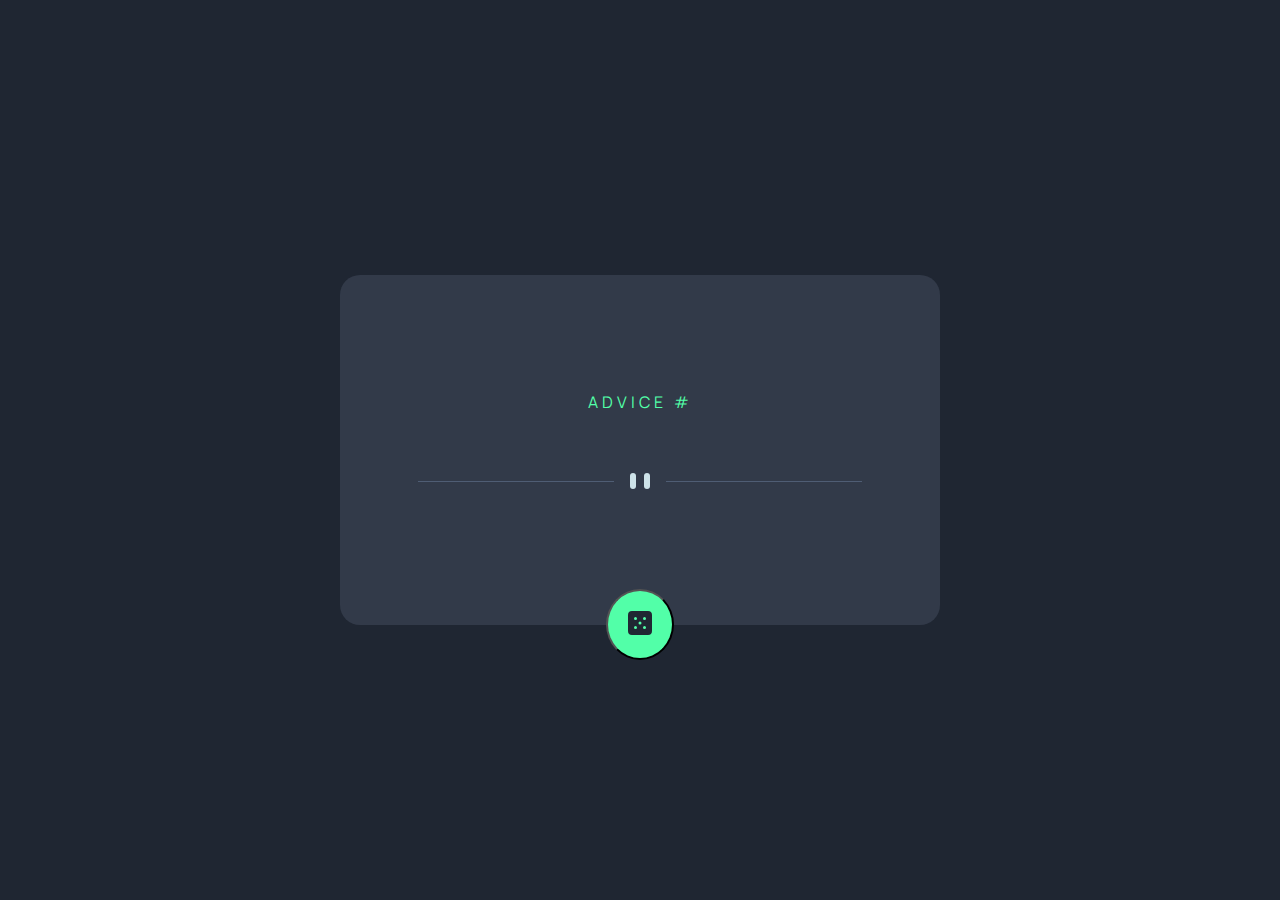
<file: advice-generator-app-main/index.html>
<!DOCTYPE html>
<html lang="en">
  <head>
    <meta charset="UTF-8" />
    <meta name="viewport" content="width=device-width, initial-scale=1.0" />
    <link rel="stylesheet" href="./style.css" />
    <title>Advice generator app | CrisD3v</title>
  </head>

  <body>
    <div class="container">
      <p>ADVICE #<span data-id="advice-id"></span></p>

      <blockquote class="advice"></blockquote>

      <img
        class="divider"
        id="desktop-divider"
        src="./images/pattern-divider-desktop.svg"
      />
      <img
        class="divider"
        id="mobile-divider"
        src="./images/pattern-divider-mobile.svg"
      />

      <button class="btn">
        <img class="dice" src="./images/icon-dice.svg" alt="Dice" />
      </button>
    </div>

    <script src="./script.js"></script>
  </body>
</html>
</file>
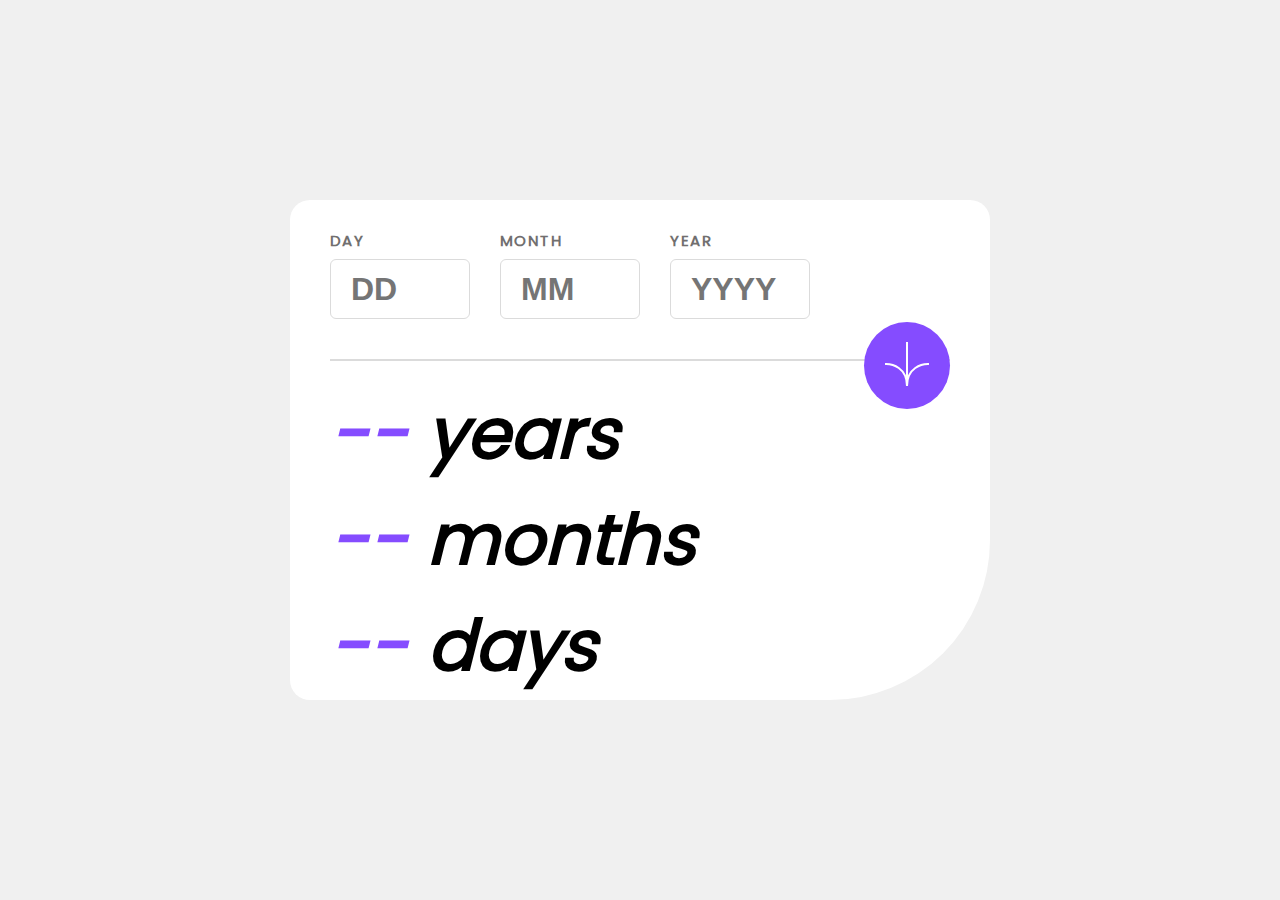
<file: age-calculator-app-main/index.html>
<!DOCTYPE html>
<html lang="en">
  <head>
    <meta charset="UTF-8" />
    <meta name="viewport" content="width=device-width, initial-scale=1.0" />
    <link rel="stylesheet" href="./style.css" />
    <title>Age calculator app || CrisD3V</title>
  </head>

  <body>
    <div class="container">
      <form>
        <div class="cont">
          <label for="day" class="input-name">DAY</label>
          <input type="number" id="day" class="input" placeholder="DD"/>
        </div>

        <div class="cont">
          <label for="month" class="input-name">MONTH</label>
          <input type="number" id="month" class="input" placeholder="MM"/>
        </div>

        <div class="cont">
          <label for="year" class="input-name">YEAR</label>
          <input type="number" id="year" class="input" placeholder="YYYY"/>
        </div>

        <button type="submit" class="submit-btn">
          <img src="./assets/images/icon-arrow.svg">
        </button>
      </form>

      <section class="result">
        <h1 class="total"><span data-id="total-years">--</span> years</h1>
        <h1 class="total"><span data-id="total-months">--</span> months</h1>
        <h1 class="total"><span data-id="total-days">--</span> days</h1>
      </section>
    </div>

    <script src="./script.js"></script>
  </body>
</html>
</file>
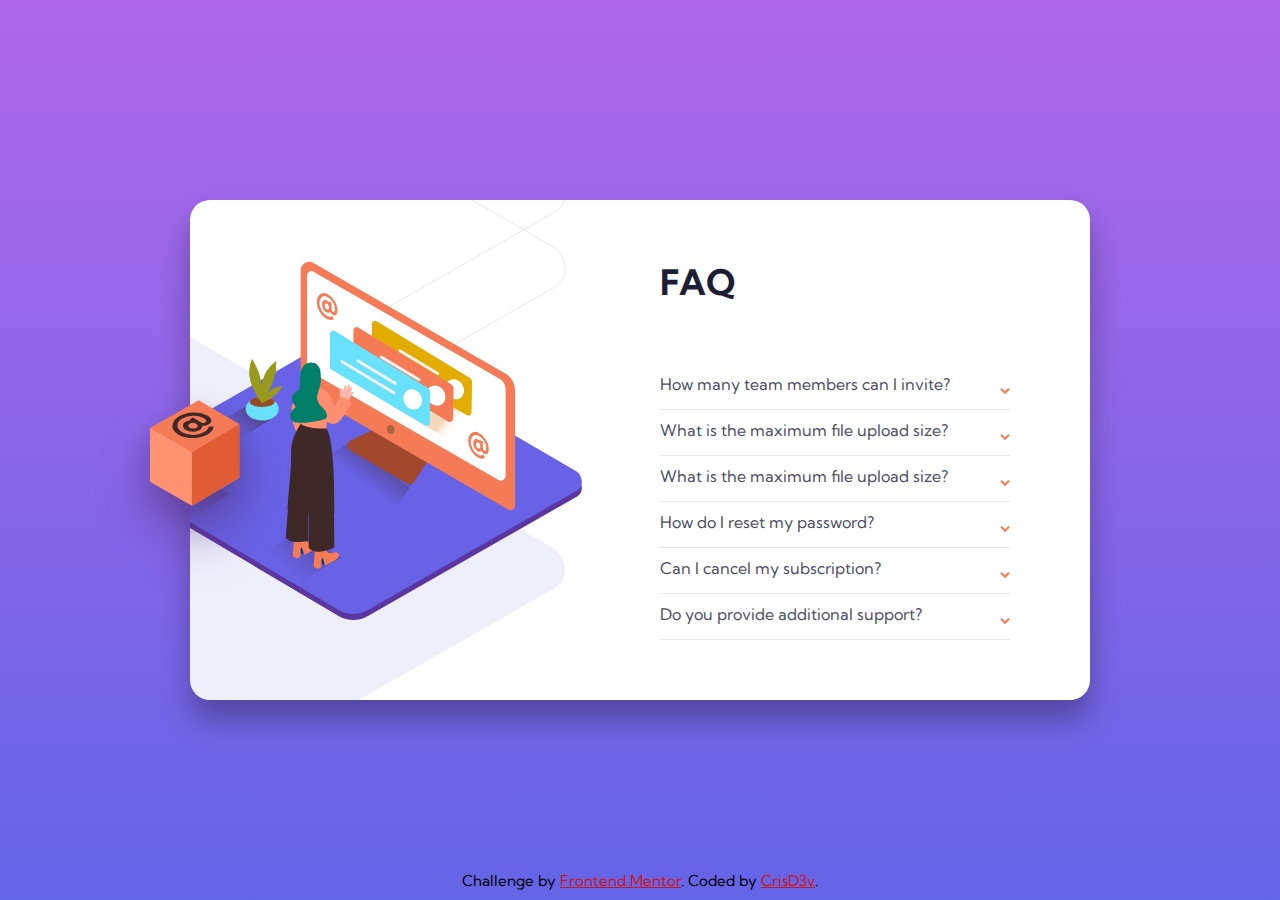
<file: faq-accordion-card-main/index.html>
<!DOCTYPE html />
<html lang="en">
  <head>
    <meta charset="UTF-8" />
    <meta name="viewport" content="width=device-width, initial-scale=1.0" />
    <link rel="stylesheet" href="./style.css" />
    <title>Frontend Mentor | FAQ Accordion Card</title>
  </head>

  <body>
    <img
      id="box"
      src="./images/illustration-box-desktop.svg"
      alt="Ilustración de una caja."
    />

    <div class="container">
      <section class="image">
        <img
          id="woman"
          src="./images/illustration-woman-online-desktop.svg"
          alt="Ilustración de una mujer en línea."
        />

        <img id="image-bg" src="./images/bg-pattern-desktop.svg" />

        <img id="image-bg-mobile" src="./images/bg-pattern-mobile.svg">
      </section>

      <section class="faq">
        <h1>FAQ</h1>

        <div class="questions">
          <div class="question-box">
            <input type="checkbox" id="check-1">

            <label class="question" for="check-1">How many team members can I invite?</label>
            
            <img class="arrow" src="./images/icon-arrow-down.svg">

            <div class="answer">
              <p>Lorem ipsum, dolor sit amet consectetur adipisicing elit.</p>
            </div>
          </div>

          <div class="question-box">
            <input type="checkbox" id="check-2">
            <label class="question" for="check-2">What is the maximum file upload size?</label>
            <img class="arrow" src="./images/icon-arrow-down.svg">

            <div class="answer">
              <p>No more than 2GB. All files in your account must fit your alloted storage space.</p>
            </div>
          </div>

          <div class="question-box">
            <input type="checkbox" id="check-3">
            <label class="question" for="check-3">What is the maximum file upload size?</label>
            <img class="arrow" src="./images/icon-arrow-down.svg">

            <div class="answer">
              <p>Lorem ipsum, dolor sit amet consectetur adipisicing elit.</p>
            </div>
          </div>

          <div class="question-box">
            <input type="checkbox" id="check-4">
            <label class="question" for="check-4">How do I reset my password?</label>
            <img class="arrow" src="./images/icon-arrow-down.svg">

            <div class="answer">
              <p>Lorem ipsum, dolor sit amet consectetur adipisicing elit.</p>
            </div>
          </div>

          <div class="question-box">
            <input type="checkbox" id="check-5">
            <label class="question" for="check-5">Can I cancel my subscription?</label>
            <img class="arrow" src="./images/icon-arrow-down.svg">

            <div class="answer">
              <p>Lorem ipsum, dolor sit amet consectetur adipisicing elit.</p>
            </div>
          </div>

          <div class="question-box">
            <input type="checkbox" id="check-6">
            <label class="question" for="check-6">Do you provide additional support?</label>
            <img class="arrow" src="./images/icon-arrow-down.svg">

            <div class="answer">
              <p>Lorem ipsum, dolor sit amet consectetur adipisicing elit.</p>
            </div>
          </div>

        </div>
      </section>
    </div>

    <div class="attribution">
      Challenge by
      <a href="https://www.frontendmentor.io?ref=challenge" target="_blank"
        >Frontend Mentor</a
      >. Coded by <a href="#">CrisD3v</a>.
    </div>
  </body>
</html>
</file>
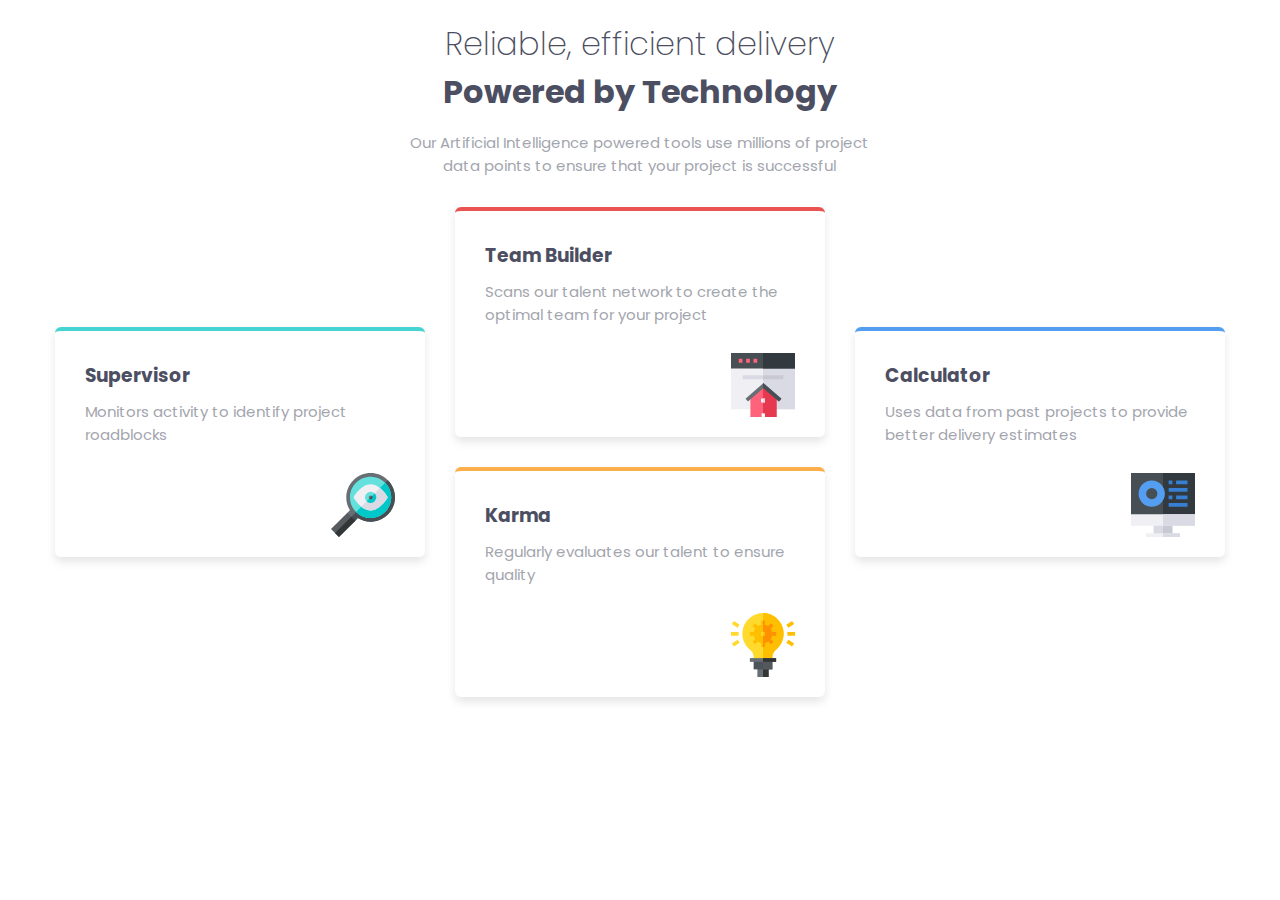
<file: four-card-feature-section-master/index.html>
<!DOCTYPE html>
<html lang="en">
  <head>
    <meta charset="UTF-8" />
    <meta name="viewport" content="width=device-width, initial-scale=1.0" />
    <link rel="stylesheet" href="./style.css" />
    <title>Frontend Mentor | Four card feature section</title>
  </head>

  <body>
    <div class="header-text">
      <div class="title">
        <h1 class="no-bold">Reliable, efficient delivery</h1>
        
        <h1>Powered by Technology</h1>
      </div>

      <p>
        Our Artificial Intelligence powered tools use millions of project data
        points to ensure that your project is successful
      </p>
    </div>

    <section class="containers-section">
      <div class="container" id="supervisor">
        <div class="container-text">
          <h3>Supervisor</h3>

          <p>Monitors activity to identify project roadblocks</p>
        </div>

        <img src="./images/icon-supervisor.svg" alt="Lupa." />
      </div>

      <div class="container" id="team-builder">
        <div class="container-text">
          <h3>Team Builder</h3>

          <p>
            Scans our talent network to create the optimal team for your project
          </p>
        </div>

        <img src="./images/icon-team-builder.svg" alt="Casa." />
      </div>

      <div class="container" id="calculator">
        <div class="container-text">
          <h3>Calculator</h3>

          <p>
            Uses data from past projects to provide better delivery estimates
          </p>
        </div>

        <img src="./images/icon-calculator.svg" alt="Computadora." />
      </div>

      <div class="container" id="karma">
        <div class="container-text">
          <h3>Karma</h3>

          <p>Regularly evaluates our talent to ensure quality</p>
        </div>

        <img src="./images/icon-karma.svg" alt="Bombilla iluminada." />
      </div>
    </section>
  </body>
</html>
</file>
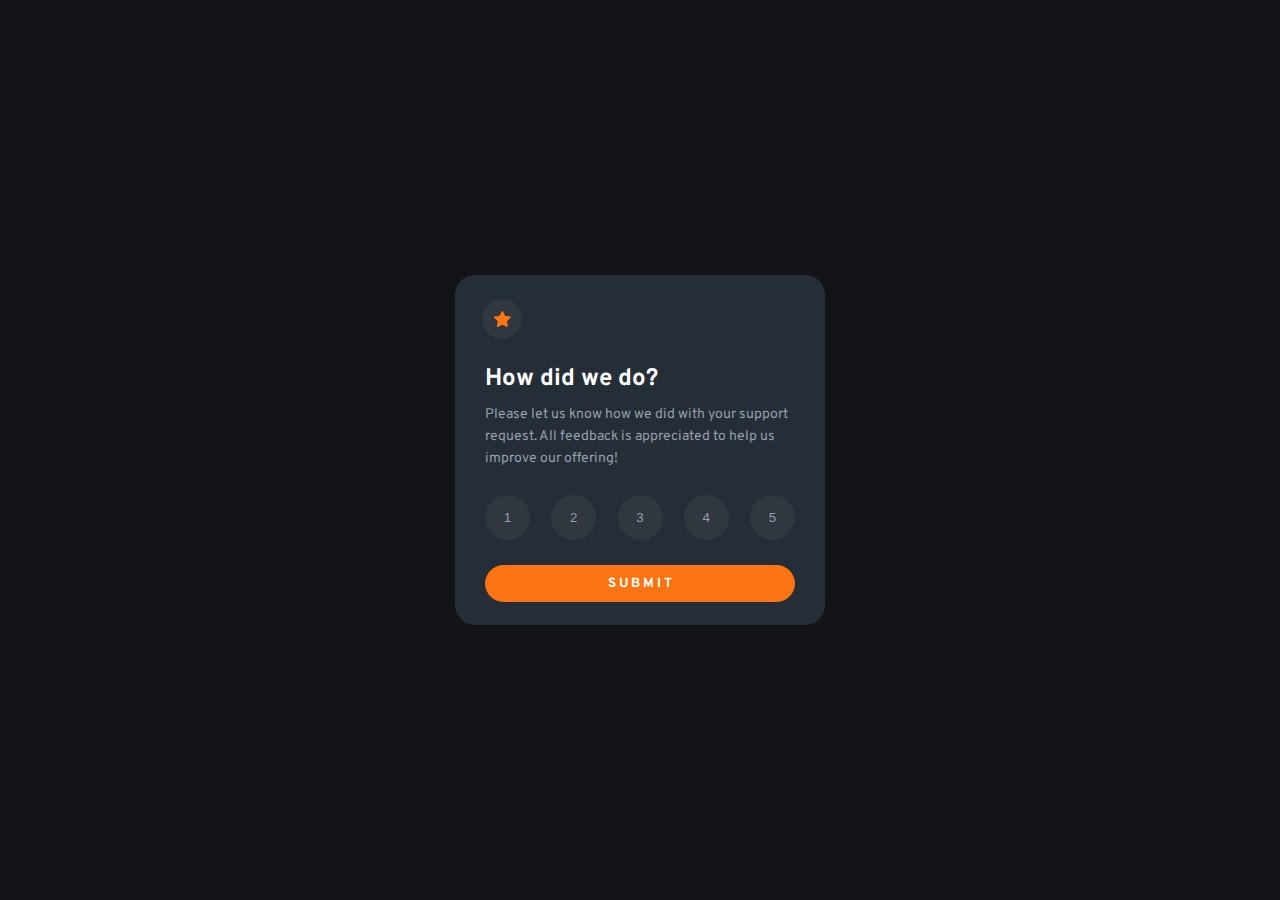
<file: interactive-rating-component-main/index.html>
<!DOCTYPE html>
<html lang="en">
  <head>
    <meta charset="UTF-8" />
    <meta name="viewport" content="width=device-width, initial-scale=1.0" />
    <link rel="stylesheet" href="style.css" />
    <title>Frontend Mentor | Interactive rating component</title>
  </head>

  <body>
    <!-- Rating state start -->

    <div class="container">
      <div class="star-circle show">
        <img src="./images/icon-star.svg" alt="yellow star." class="star" />
      </div>

      <div class="text show">
        <h2>How did we do?</h2>

        <p>
          Please let us know how we did with your support request. All feedback
          is appreciated to help us improve our offering!
        </p>
      </div>

      <div class="buttons show">
        <div class="rate-buttons">
          <button class="number">1</button>
          <button class="number">2</button>
          <button class="number">3</button>
          <button class="number">4</button>
          <button class="number">5</button>
        </div>

        <div>
          <button type="submit" class="submit-button show">S U B M I T</button>
        </div>
      </div>

      <!-- Rating state end -->

      <!-- Thank you state start -->

      <img src="./images/illustration-thank-you.svg" class="ty-img hide" />

      <div class="rate-container hide">
        <p>You selected <span data-id="user-rating"></span> out of 5</p>
      </div>

      <div class="ty-text hide">
        <h2>Thank you!</h2>

        <p>
          We appreciate you taking the time to give a rating. If you ever need
          more support, don’t hesitate to get in touch!
        </p>
      </div>

      <!-- Thank you state end -->
    </div>

    <script src="./script.js"></script>
  </body>
</html>
</file>
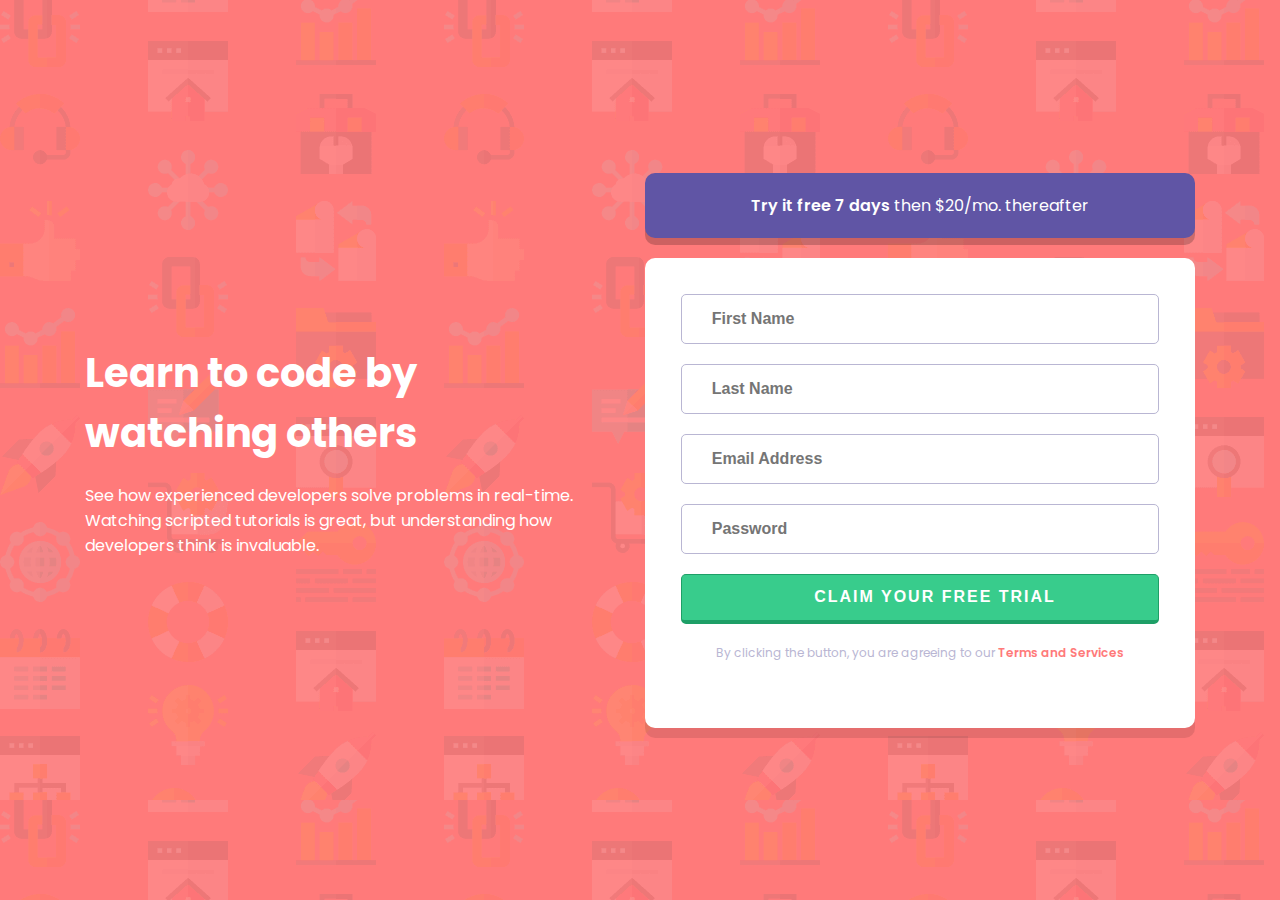
<file: intro-component-with-signup-form-master/index.html>
<!DOCTYPE html>
<html lang="en">
  <head>
    <meta charset="UTF-8" />
    <meta name="viewport" content="width=device-width, initial-scale=1.0" />
    <link rel="stylesheet" href="./style.css" />
    <title>Frontend Mentor | Intro component with sign up form</title>
  </head>

  <body>
    <section class="introduction">
      <h1>Learn to code by watching others</h1>

      <p>
        See how experienced developers solve problems in real-time. Watching
        scripted tutorials is great, but understanding how developers think is
        invaluable.
      </p>
    </section>

    <section class="form-side">
      <div class="try-it">
        <p>
          <span class="bold">Try it free 7 days</span> then $20/mo. thereafter
        </p>
      </div>

      <form class="form-container">
        <div class="input-error" id="">
          <input
            type="text"
            class="input box"
            placeholder="First Name"
            id="first-name"
          />
        </div>

        <div class="input-error">
          <input
            type="text"
            class="input box"
            placeholder="Last Name"
            id="last-name"
          />
        </div>

        <div class="input-error">
          <input
            type="email"
            class="input box"
            placeholder="Email Address"
            id="email"
          />
        </div>

        <div class="input-error">
          <input
            type="password"
            class="input box"
            placeholder="Password"
            id="password"
          />
        </div>

        <button type="submit" class="button box">CLAIM YOUR FREE TRIAL</button>

        <div class="terms-service">
          <p>
            By clicking the button, you are agreeing to our
            <span class="resalt">Terms and Services</span>
          </p>
        </div>
      </form>
    </section>

    <script src="./script.js"></script>
  </body>
</html>
</file>
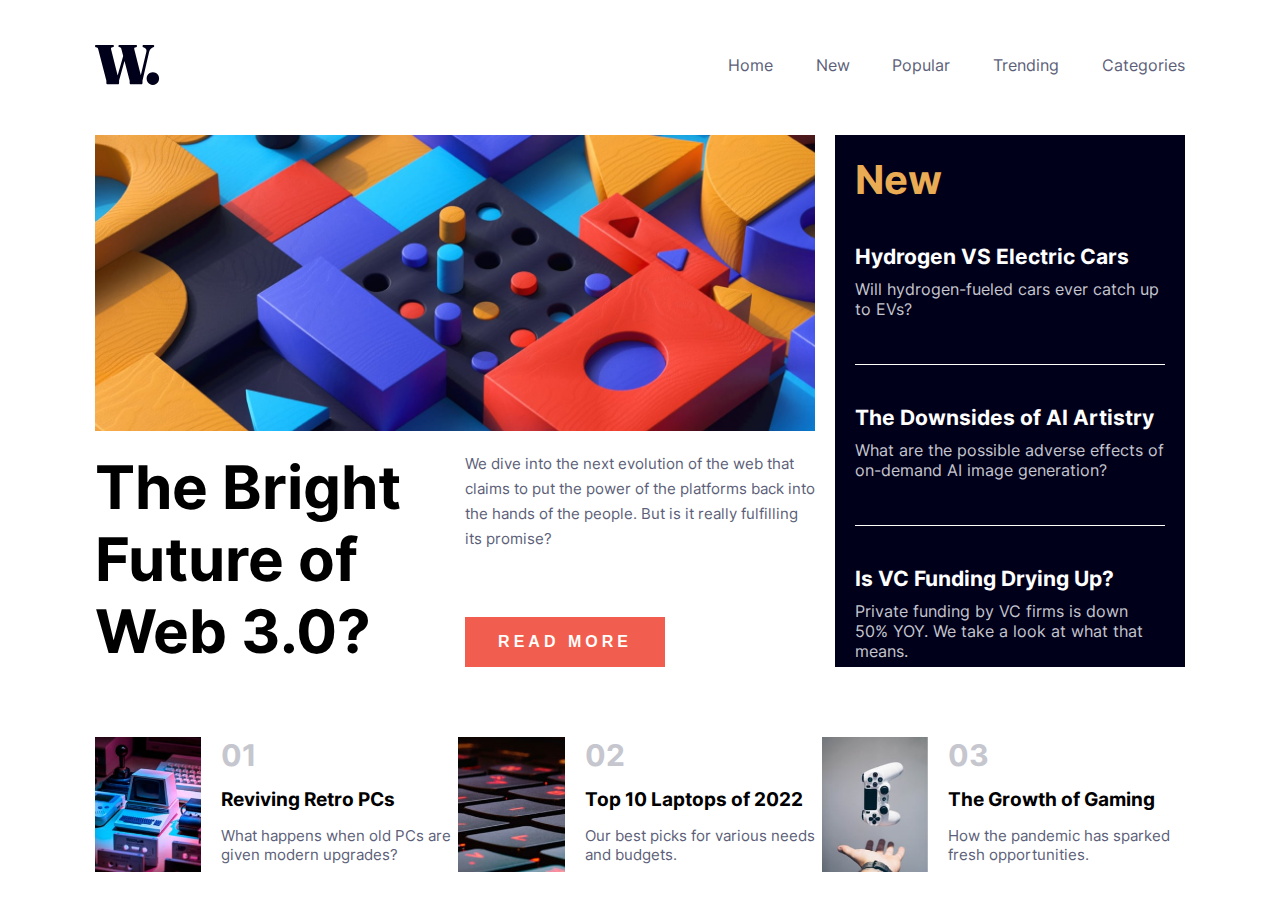
<file: news-homepage-main/index.html>
<!DOCTYPE html>
<html lang="en">
  <head>
    <meta charset="UTF-8">
    <meta name="viewport" content="width=device-width, initial-scale=1.0">
    <link rel="stylesheet" href="./style.css">
    <title>News homepage | CrisD3v</title>
  </head>
  
  <body>
    <nav class="nav-bar">
      <img src="./assets/images/logo.svg" class="logo">

      <label for="menu-functionality">
        <img src="./assets/images/icon-menu.svg" id="open-menu">
      </label>
      <input type="checkbox" id="menu-functionality">

      <span id="black-cover"></span>

      <div class="link-container">
        <label for="menu-functionality">
          <img src="./assets/images/icon-menu-close.svg" id="close-menu">
        </label>

        <a href="#" class="nav-link">Home</a>
        <a href="#" class="nav-link">New</a>
        <a href="#" class="nav-link">Popular</a>
        <a href="#" class="nav-link">Trending</a>
        <a href="#" class="nav-link">Categories</a>
      </div>
    </nav>

    <div class="container">
      <img src="./assets/images/image-web-3-desktop.jpg" class="top-image" id="desktop-image">
      <img src="./assets/images/image-web-3-mobile.jpg" class="top-image" id="mobile-image">

      <h1 class="question">The Bright Future of Web 3.0?</h1>

      <section class="promotion">
        <p>We dive into the next evolution of the web that
          claims to put the power of the platforms back
          into the hands of the people. But is it really fulfilling its promise?</p>
        <button class="read-more">READ MORE</button>
      </section>

      <section class="new-container">
        <h1>New</h1>

        <div class="new-content">
          <div>
            <h3>Hydrogen VS Electric Cars</h3>
            <p>Will hydrogen-fueled cars ever catch up to EVs?</p>
          </div>
          
          <div>
            <h3>The Downsides of AI Artistry</h3>
            <p>What are the possible adverse effects of on-demand AI image generation?</p>
          </div>
          
          <div>
            <h3>Is VC Funding Drying Up?</h3>
            <p>Private funding by VC firms is down 50% YOY. We take a look at what that means.</p>
          </div>
        </div>
      </section>

      <section class="other-toppings">
        <div class="topping-container">
          <img src="./assets/images/image-retro-pcs.jpg" alt="image-retro-pcs" class="topping-image">

          <div class="topping-info-container">
            <h1>01</h1>
            <h3>Reviving Retro PCs</h3>
            <p>What happens when old PCs are given modern upgrades?</p>
          </div>
        </div>

        <div class="topping-container">
          <img src="./assets/images/image-top-laptops.jpg" alt="Laptop" class="topping-image">

          <div class="topping-info-container">
            <h1>02</h1>
            <h3>Top 10 Laptops of 2022</h3>
            <p>Our best picks for various needs and budgets.</p>
          </div>
        </div>

        <div class="topping-container">
          <img src="./assets/images/image-gaming-growth.jpg" alt="PlayStation control" class="topping-image">

          <div class="topping-info-container">
            <h1>03</h1>
            <h3>The Growth of Gaming</h3>
            <p>How the pandemic has sparked fresh opportunities.</p>
          </div>
        </div>
      </section>
    </div>

    <script src="./script.js"></script>
  </body>
</html>
</file>
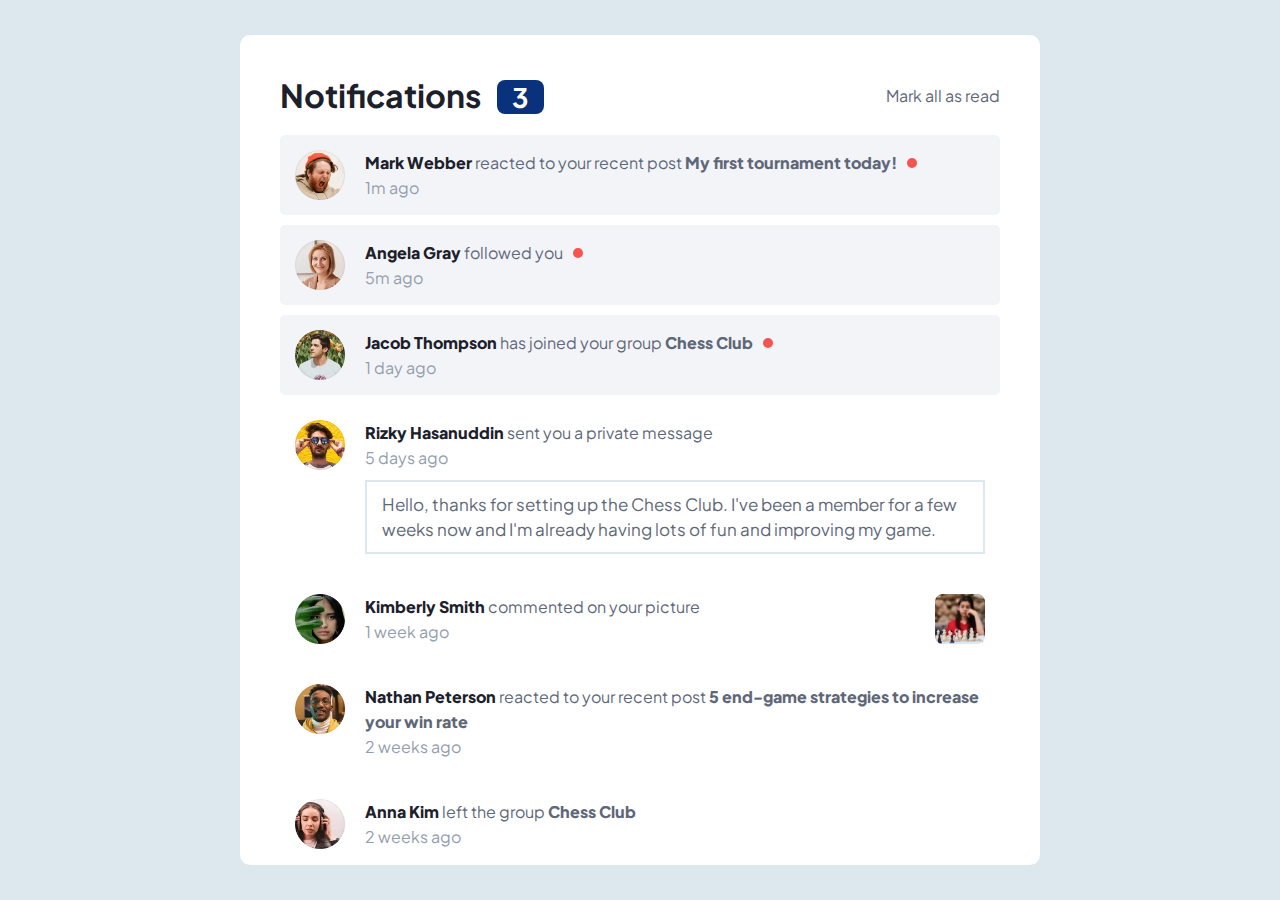
<file: notifications-page-main/index.html>
<!DOCTYPE html>
<html lang="en">
  <head>
    <meta charset="UTF-8" />
    <meta name="viewport" content="width=device-width, initial-scale=1.0" />
    <link rel="stylesheet" href="./style.css" />
    <title>Notifications page | CrisD3v</title>
  </head>

  <body>
    <div class="main-container">
      <div class="header">
        <h1>Notifications <span data-id="notifications-number"></span></h1>

        <p data-id="btn">Mark all as read</p>
      </div>

      <div class="notifications-container">
        <div class="notification unread" data-number="1">
          <img class="photo" src="./images/avatar-mark-webber.webp" />

          <div class="noti-info">
            <p>
              <span class="name">Mark Webber</span> reacted to your recent post
              <span class="bold">My first tournament today!</span>
              <span class="unread-advice" data-number="1"></span>
            </p>

            <p class="date">1m ago</p>
          </div>
        </div>

        <div class="notification unread" data-number="2">
          <img class="photo" src="./images/avatar-angela-gray.webp" />

          <div class="noti-info">
            <p>
              <span class="name">Angela Gray</span> followed you
              <span class="unread-advice" data-number="2"></span>
            </p>

            <p class="date">5m ago</p>
          </div>
        </div>

        <div class="notification unread" data-number="3">
          <img class="photo" src="./images/avatar-jacob-thompson.webp" />

          <div class="noti-info">
            <p>
              <span class="name">Jacob Thompson</span> has joined your group
              <span class="bold">Chess Club</span>
              <span class="unread-advice" data-number="3"></span>
            </p>

            <p class="date">1 day ago</p>
          </div>
        </div>

        <div class="notification">
          <img class="photo" src="./images/avatar-rizky-hasanuddin.webp" />

          <div class="noti-info">
            <p>
              <span class="name">Rizky Hasanuddin</span> sent you a private
              message
            </p>

            <p class="date">5 days ago</p>

            <div class="message">
              <p>
                Hello, thanks for setting up the Chess Club. I've been a member
                for a few weeks now and I'm already having lots of fun and
                improving my game.
              </p>
            </div>
          </div>
        </div>

        <div class="notification">
          <div class="main-info">
            <img class="photo" src="./images/avatar-kimberly-smith.webp" />

            <div class="noti-info">
              <p>
                <span class="name">Kimberly Smith</span> commented on your
                picture
              </p>

              <p class="date">1 week ago</p>
            </div>
          </div>

          <img src="./images/image-chess.webp" class="comment-photo" />
        </div>

        <div class="notification">
          <img class="photo" src="./images/avatar-nathan-peterson.webp" />

          <div class="noti-info">
            <p>
              <span class="name">Nathan Peterson</span> reacted to your recent
              post
              <span class="bold"
                >5 end-game strategies to increase your win rate</span
              >
            </p>

            <p class="date">2 weeks ago</p>
          </div>
        </div>

        <div class="notification">
          <img class="photo" src="./images/avatar-anna-kim.webp" />

          <div class="noti-info">
            <p>
              <span class="name">Anna Kim</span> left the group
              <span class="bold">Chess Club</span>
            </p>

            <p class="date">2 weeks ago</p>
          </div>
        </div>
      </div>
    </div>

    <script src="./script.js"></script>
  </body>
</html>
</file>
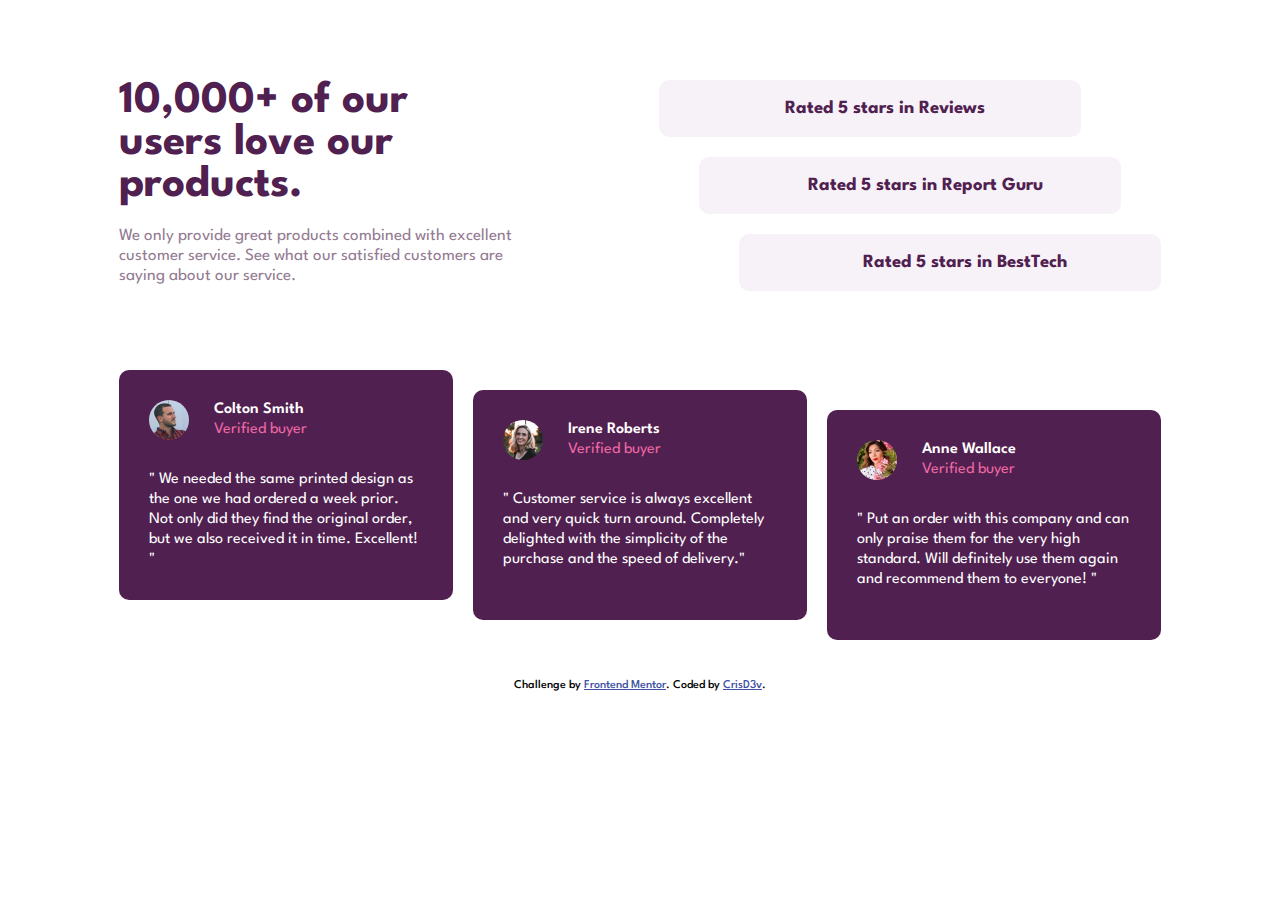
<file: social-proof-section-master/index.html>
<!DOCTYPE html>
<html lang="en">
  <head>
    <meta charset="UTF-8" />
    <meta name="viewport" content="width=device-width, initial-scale=1.0" />
    <link
      rel="stylesheet"
      href="https://cdnjs.cloudflare.com/ajax/libs/font-awesome/6.4.2/css/all.min.css"
      integrity="sha512-z3gLpd7yknf1YoNbCzqRKc4qyor8gaKU1qmn+CShxbuBusANI9QpRohGBreCFkKxLhei6S9CQXFEbbKuqLg0DA=="
      crossorigin="anonymous"
      referrerpolicy="no-referrer"
    />
    <link rel="stylesheet" href="./style.css" />
    <title>Frontend Mentor | Social proof section</title>
  </head>

  <body>
    <div class="principal-container">
      <section class="description">
        <h1>10,000+ of our users love our products.</h1>
  
        <p>
          We only provide great products combined with excellent customer service.
          See what our satisfied customers are saying about our service.
        </p>
      </section>
  
      <section class="rating">
        <div id="rate-1" class="rate-container">
          <div class="stars">
            <i class="fa-solid fa-star"></i>
            <i class="fa-solid fa-star"></i>
            <i class="fa-solid fa-star"></i>
            <i class="fa-solid fa-star"></i>
            <i class="fa-solid fa-star"></i>
          </div>
  
          <h3>Rated 5 stars in Reviews</h3>
        </div>
  
        <div id="rate-2" class="rate-container">
          <div class="stars">
            <i class="fa-solid fa-star"></i>
            <i class="fa-solid fa-star"></i>
            <i class="fa-solid fa-star"></i>
            <i class="fa-solid fa-star"></i>
            <i class="fa-solid fa-star"></i>
          </div>
  
          <h3>Rated 5 stars in Report Guru</h3>
        </div>

        <div class="rate-container">
          <div class="stars">
            <i class="fa-solid fa-star"></i>
            <i class="fa-solid fa-star"></i>
            <i class="fa-solid fa-star"></i>
            <i class="fa-solid fa-star"></i>
            <i class="fa-solid fa-star"></i>
          </div>
  
          <h3>Rated 5 stars in BestTech</h3>
        </div>
      </section>
  
      <section class="reviews">
        <div class="review-container">
          <header class="profile">
            <img
              src="images/image-colton.jpg"
              alt="Profile picture"
              class="picture"
            />
  
            <div class="profile-info">
              <p class="bold">Colton Smith</p>
              <p class="verified">Verified buyer</p>
            </div>
          </header>
  
          <p class="user-review">" We needed the same printed design as the one we had ordered a week prior. Not only did they find the original order, but we also received it in time. Excellent! "</p>
        </div>
  
        <div id="review-2" class="review-container">
          <header class="profile">
            <img
              src="images/image-irene.jpg"
              alt="Profile picture"
              class="picture"
            />
  
            <div class="profile-info">
              <p class="bold">Irene Roberts</p>
              <p class="verified">Verified buyer</p>
            </div>
          </header>
  
          <p class="user-review">" Customer service is always excellent and very quick turn around. Completely delighted with the simplicity of the purchase and the speed of delivery."</p>
        </div>
  
        <div id="review-3" class="review-container">
          <header class="profile">
            <img
              src="images/image-anne.jpg"
              alt="Profile picture"
              class="picture"
            />
  
            <div class="profile-info">
              <p class="bold">Anne Wallace</p>
              <p class="verified">Verified buyer</p>
            </div>
          </header>
  
          <p class="user-review">" Put an order with this company and can only praise them for the very high standard. Will definitely use them again and recommend them to everyone! "</p>
        </div>
      </section>
    </div>
  </body>

  <footer class="attribution">
    Challenge by
    <a href="https://www.frontendmentor.io?ref=challenge" target="_blank"
      >Frontend Mentor</a
    >. Coded by <a href="https://codepen.io/CrisD3v" target="_blank">CrisD3v</a>.
  </footer>
</html>
</file>
<file: advice-generator-app-main/style.css>
@import url('https://fonts.googleapis.com/css2?family=Manrope:wght@800&display=swap');

:root {
  /* Primary Colors */
  --Neon-Green: hsl(150, 100%, 66%);
  --Light-Cyan: hsl(193, 38%, 86%);

  /* Neutral Colors */
  --Dark-Grayish-Blue: hsl(217, 19%, 24%);
  --Grayish-Blue: hsl(217, 19%, 38%);
  --Dark-Blue: hsl(218, 23%, 16%);
}

*,
*::before,
*::after {
  margin: 0;
  padding: 0;
  box-sizing: border-box;
}

body {
  width: 100%;
  min-height: 100vh;
  background-color: var(--Dark-Blue);
  display: flex;
  justify-content: center;
  align-items: center;
  font-family: 'Manrope', sans-serif;
}

/* Container */
.container {
  height: 350px;
  width: 600px;
  border-radius: 20px;
  background-color: var(--Dark-Grayish-Blue);
  display: flex;
  flex-direction: column;
  justify-content: center;
  align-items: center;
  text-align: center;
  gap: 30px;
  padding: 70px;
  position: relative;
}

p {
  color: var(--Neon-Green);
  letter-spacing: 4px;
}

.advice {
  font-weight: 800;
  font-size: 28px;
  color: var(--Light-Cyan);
}

.divider {
  margin-bottom: 20px;
}

#mobile-divider {
  display: none;
}

.btn {
  background-color: var(--Neon-Green);
  padding: 20px;
  border-radius: 50%;
  position: absolute;
  bottom: -35px;
  transition: .3s ease-out;
}

.btn:hover {
  cursor: pointer;
  filter: drop-shadow(0 0 20px var(--Neon-Green));
}

@media screen and (max-width: 600px) {

  /* Container */
  .container {
    width: 350px;
    padding: 20px;
  }

  .advice {
    font-size: 24px;
    margin-bottom: 0px;
  }

  #desktop-divider {
    display: none;
  }

  #mobile-divider {
    display: block;
  }
  
  .divider {
    margin-bottom: 20px;
  }
}
</file>
<file: age-calculator-app-main/style.css>
@font-face {
    font-family: 'Poppins';
    src: url(./assets/fonts/Poppins-Regular.ttf), url(./assets/fonts/Poppins-Italic.ttf),
    url(./assets/fonts/Poppins-ExtraBoldItalic.ttf), url(./assets/fonts/Poppins-ExtraBold.ttf),
    url(./assets/fonts/Poppins-BoldItalic.ttf), url(./assets/fonts/Poppins-Bold.ttf);
}

:root {
    /* primary colors */
    --Purple: hsl(259, 100%, 65%);
    --Light-red: hsl(0, 100%, 67%);

    /* Neutral colors*/
    --Off-white: hsl(0, 0%, 94%);
    --Light-grey: hsl(0, 0%, 86%);
    --Smokey-grey: hsl(0, 1%, 44%);
    --Off-black: hsl(0, 0%, 8%);
}

*,
*::after,
*::before {
    margin: 0;
    padding: 0;
    box-sizing: border-box;
}

body {
    font-family: 'Poppins', sans-serif;
    min-height: 100vh;
    background-color: var(--Off-white);
    display: flex;
    justify-content: center;
    align-items: center;
}

.container {
    background-color: #fff;
    width: 700px;
    height: 500px;
    border-radius: 20px;
    display: flex;
    flex-direction: column;
    justify-content: center;
    align-items: center;
    border-bottom-right-radius: 160px;
    padding: 0 40px;
}

/** User date of birth start */
form {
    width: 100%;
    display: flex;
    align-items: center;
    gap: 30px;
    border-bottom: 2px solid var(--Light-grey);
    position: relative;
    padding-bottom: 40px;
}

.cont {
    position: relative;
}

.input-name {
    position: absolute;
    font-size: 15px;
    color: var(--Smokey-grey);
    letter-spacing: 2px;
    font-weight: 800;
    top: -30px;
}

.input {
    height: 60px;
    width: 140px;
    border-radius: 6px;
    border: 1px solid var(--Light-grey);
    outline: none;
    padding: 0 20px;
    font-weight: 700;
    font-size: 32px;
    transition: .3s;
}

input::-webkit-inner-spin-button,
input::-webkit-outer-spin-button {
    -webkit-appearance: none;
    margin: 0;
}

.input:focus {
    border-color: var(--Purple);
    caret-color: var(--Purple);
}

p {
    font-size: 12px;
    font-style: italic;
    padding-top: 6px;
}

.invalid,
.invalid:focus {
    border-color: var(--Light-red);
    color: var(--Light-red);
}

.submit-btn {
    outline: none;
    border: none;
    border-radius: 50%;
    background-color: var(--Purple);
    padding: 20px;
    position: absolute;
    right: 0;
    bottom: -50px;
    cursor: pointer;
    transition: background-color .3s ease-out;
}

.submit-btn:hover {
    background-color: var(--Off-black);
}

.submit-btn:active {
    transform: scale(.99);
}
/** User date of birth end */

/** User age result star */
.result {
    width: 100%;
    height: 280px;
    padding-top: 20px;    
}

.result h1 {
    font-weight: 800;
    font-size: 70px;
    font-style: italic;
}

.result span {
    color: var(--Purple);
}
/** User age result end */

@media screen and (max-width: 660px) {
    .container {
        width: 330px;
        padding: 0 20px;
    }

    /** User date of birth start */
    form {
        gap: 15px;
        padding-bottom: 60px;
    }
    
    .cont {
        position: relative;
    }
    
    .input-name {
        font-size: 12px;
        top: -25px;
    }
    
    .input {
        height: 50px;
        width: 80px;
        padding: 0 15px;
        font-size: 18px;
    }

    .submit-btn {
        padding: 10px;
        right: 39%;
        bottom: -40px;
    }
    /** User date of birth end */

    /** User age result star */
    .result {
        padding-top: 40px;    
    }
    
    .result h1 {
        font-size: 55px;
    }
    /** User age result end */
}
</file>
<file: faq-accordion-card-main/style.css>
@import url('https://fonts.googleapis.com/css2?family=Kumbh+Sans:wght@400;700&display=swap');

:root {
    /** Colores Primarios */
    /* Texto */
    --Very-dark-desaturated-blue: hsl(238, 29%, 16%);
    --Soft-red: hsl(14, 88%, 65%);

    /* Degradado del background */
    --Soft-violet: hsl(273, 75%, 66%);
    --Soft-blue: hsl(240, 73%, 65%);

    /** Colores Neutrales */
    /* Texto */
    --Very-dark-grayish-blue: hsl(237, 12%, 33%);
    --Dark-grayish-blue: hsl(240, 6%, 50%);

    /* Divisores */
    --Light-grayish-blue: hsl(240, 5%, 91%);
}

*,
*::before,
*::after {
    margin: 0;
    padding: 0;
    box-sizing: border-box;
}

body {
    background: linear-gradient(180deg, var(--Soft-violet), var(--Soft-blue));
    font-family: 'Kumbh Sans', sans-serif;
    min-height: 100vh;
    display: flex;
    flex-direction: column;
    justify-content: center;
    align-items: center;
}

.container {
    background: white;
    border-radius: 20px;
    width: 900px;
    height: 500px;
    display: flex;
    box-shadow: 0 20px 30px rgba(0, 0, 0, .3);
}

.image {
    width: 50%;
    overflow: hidden;
    position: relative;
}

#woman {
    position: absolute;
    bottom: 80px;
    left: -80px;
    z-index: 1;
}

#image-bg-mobile {
    display: none;
}

#image-bg {
    position: absolute;
    left: -590px;
    bottom: -140px;
}

#box {
    position: absolute;
    margin-top: 80px;
    margin-right: 892px;
    filter: drop-shadow(0 14px 15px rgba(0, 0, 0, .3));
    z-index: 2;
}

.faq {
    width: 50%;
    display: flex;
    flex-direction: column;
    justify-content: center;
    align-items: center;
    text-align: left;
    position: relative;
}

.faq h1 {
    position: absolute;
    top: 60px;
    left: 20px;
    font-size: 35px;
    color: var(--Very-dark-desaturated-blue);
}

.questions{ 
    display: flex;
    flex-direction: column;
    gap: 10px;
    position: absolute;
    left: 20px;
    bottom: 60px;
}

.question-box {
    width: 350px;
    border-bottom: 1px solid var(--Light-grayish-blue);
    padding: 0 0 15px;
    color: var(--Very-dark-grayish-blue);
    position: relative;
}

.question {
    transition: .3s;
}

.arrow {
    position: absolute;
    right: 0;
    top: 40%;
    transition: .4s;
}

.answer {
    display: none;
}

.question:hover {
    cursor: pointer;
    color: var(--Soft-red);
}

[type="checkbox"] {
    display: none;
}

[type="checkbox"]:checked ~ .arrow {
    top: 5px;
    transform: rotate(180deg);
}

[type="checkbox"]:checked ~ .answer {
    display: block;
    width: 100%;
    font-size: 12px;
    color: var(--Dark-grayish-blue);
    margin-top: 10px;
}

[type="checkbox"]:checked + .question {
    font-weight: 700;
}

.attribution {
    position: absolute;
    bottom: 10px;
    font-size: 15px;
    text-align: center;
}

.attribution a {
    color: hsl(0, 82%, 44%);
}

@media screen and (max-width: 999px) {

    .container {
        width: 300px;
        height: 500px;
        box-shadow: 0 20px 30px rgba(0, 0, 0, .3);
        position: relative;
        bottom: -30px;
    }

    .image {
        width: 0%;
        height: 0%;
        overflow: visible;
    }
    
    #woman {
        position: relative;
        top: -90px;
        left: 50px;
        width: 200px;
        z-index: 1;
    }

    #image-bg-mobile {
        display: block;
        position: relative;
        top: -155px;
        left: 25px;
    }
    
    #image-bg {
        display: none;
    }
    
    #box {
        margin-top: -430px;
        margin-right: 135px;
        height: 80px;
        filter: none;
    }

    .faq {
        height: 100%;
        width: 100%;
        position: relative;
        order: 2;
    }

    .faq h1 {
        position: relative;
        top: 0px;
        left: 0;
        font-size: 35px;
        color: var(--Very-dark-desaturated-blue);
    }
    
    .questions{
        width: 100%;
        padding: 0 15px;
        position: relative;
        left: 0px;
        bottom: -40px;
        font-size: 13px;
    }
    
    .question-box {
        width: 250px;
        position: relative;
        width: 100%;
    }
    
    .arrow {
        position: absolute;
        right: 0;
        top: 40%;
    }

    .attribution {
        position: absolute;
        bottom: 10px;
        font-size: 13px;
        text-align: center;
    }
    
    .attribution a {
        color: hsl(156, 100%, 50%);
    }
}
</file>
<file: four-card-feature-section-master/style.css>
@import url('https://fonts.googleapis.com/css2?family=Poppins:wght@200;400;600&display=swap');

:root {
    /* Colores primarios */
    --Red: hsl(0, 78%, 62%);
    --Cyan: hsl(180, 62%, 55%);
    --Orange: hsl(34, 97%, 64%);
    --Blue: hsl(212, 86%, 64%);

    /* Neutrales */

    --Very-Dark-Blue: hsl(234, 12%, 34%);
    --Grayish-Blue: hsl(229, 6%, 66%);
    --Very-Light-Gray: hsl(0, 0%, 98%);
}

*,
*::after,
*::before {
    padding: 0;
    margin: 0;
    box-sizing: border-box;
}

body {
    font-family: 'Poppins', sans-serif;
    min-height: 100vh;
    display: flex;
    flex-direction: column;
    align-items: center;
    gap: 30px;
}

h1 {
    color: var(--Very-Dark-Blue);
}

h3 {
    color: var(--Very-Dark-Blue);
    margin-bottom: 10px;
}

p {
    font-size: 15px;
    color: var(--Grayish-Blue);
}

.header-text {
    display: flex;
    flex-direction: column;
    justify-content: center;
    align-items: center;
    gap: 15px;
    width: 499.56px;
    text-align: center;
    margin-top: 20px;
}

.no-bold {
    font-weight: 200;
}

.containers-section {
    display: grid;
    place-content: center;
    gap: 30px;
    grid-template-columns: repeat(3, 1fr);
    grid-template-rows: 1fr 1fr;
}

.container {
    width: 370px;
    height: 230px;
    position: relative;
    border-radius: 6px;
    border-top: 4px solid;
    box-shadow: 0 5px 10px rgba(0, 0, 0, 0.1);
    padding: 30px;
}

.container img {
    position: absolute;
    right: 30px;
    bottom: 20px;
}

#supervisor,
#calculator {
    margin-top: 120px;
}

#supervisor {
    border-color: var(--Cyan);
    grid-row: 1 / 3;
}

#team-builder {
    border-color: var(--Red);
}

#calculator {
    border-color: var(--Blue);
    position: relative;
    grid-column: 3 / 4;
    grid-row: -3 / -1;
}

#karma {
    border-color: var(--Orange);
    grid-column: 2 / 3;
}

.attribution {
    position:fixed;
    bottom: 10px;
    font-size: 11px;
    text-align: center;
}

.attribution a {
    color: hsl(228, 45%, 44%);
}

@media screen and (max-width: 1200px) {

    body {
        gap: 60px;
    }

    h1 {
        font-size: 24px;
    }
    
    h3 {
        color: var(--Very-Dark-Blue);
        margin-bottom: 10px;
    }
    
    .header-text {
        width: 300px;
    }

    .containers-section {
        display: flex;
        flex-direction: column;
        justify-content: center;
        align-items: center;
    }
    
    .container {
        width: 318px;
    }

    .container p{ 
        font-size: 13.4px;
    }

    #supervisor,
    #calculator {
    margin-top: 0;
}
}
</file>
<file: interactive-rating-component-main/style.css>
@import url('https://fonts.googleapis.com/css2?family=Overpass:wght@400;700&display=swap');

:root {
    /* Colores */
    /* Primarios */
    --Orange: hsl(25, 97%, 53%);
    
    /*Neutrales*/
    --Very-Dark-Blue: hsl(216, 12%, 8%);
    --Dark-Blue: hsl(213, 19%, 18%);
    --Medium-Grey: hsl(216, 12%, 22%);
    --Light-Grey: hsl(217, 12%, 63%);

}

*,
*::before,
*::after {
    margin: 0;
    padding: 0;
    box-sizing: border-box;
}

body {
    min-height: 100vh;
    display: flex;
    flex-direction: column;
    justify-content: center;
    align-items: center;
    background-color: var(--Very-Dark-Blue);
    font-family: 'Overpass', sans-serif;
}

h2 {
    color: #fff;
}

p {
    font-size: 14px;
    color: var(--Light-Grey);
}

/* Rating state start */

.container {
    background-color: var(--Dark-Blue);
    width: 370px;
    height: 350px;
    display: flex;
    flex-direction: column;
    justify-content: center;
    align-items: center;
    gap: 25px;
    position: relative;
    padding: 0 30px;
    border-radius: 20px;
}

.star-circle {
    background-color: var(--Medium-Grey);
    width: 40px;
    height: 40px;
    display: grid;
    place-content: center;
    border-radius: 50%;
    position: relative;
    left: -138px;
}

.text {
    display: flex;
    flex-direction: column;
    justify-content: center;
    gap: 10px;
}

.text p {
    line-height: 22px;
}

.buttons {
    width: 100%;
    display: flex;
    flex-direction: column;
    justify-content: center;
    gap: 25px;
}

.rate-buttons {
    display: flex;
    justify-content: space-between;
    width: 100%;
}

.number,
.submit-button {
    transition: .3s;
}

.number {
    background-color: var(--Medium-Grey);
    border: none;
    width: 45px;
    height: 45px;
    border-radius: 50px;
    color: var(--Light-Grey);
    cursor: pointer;
}

.number:hover {
    background-color: var(--Orange);
    color: #fff;
    font-weight: 700;
}

.submit-button {
    width: 100%;
    border: none;
    border-radius: 30px;
    background-color: var(--Orange);
    color: #fff;
    padding: 10px;
    font-weight: 700;
    font-family: 'Overpass', sans-serif;
    cursor: pointer;
}

.submit-button:hover {
    background-color: #fff;
    color: var(--Orange);
}

/* Rating state end */

/* Thank you state start */

.ty-img {
    width: 150px;
    height: 100px;
}

.rate-container {
    background-color: var(--Medium-Grey);
    padding: 5px 20px;
    border-radius: 30px;
}

.rate-container p {
    color: var(--Orange);
}

.ty-text {
    text-align: center;
    display: flex;
    flex-direction: column;
    gap: 10px;
}

.ty-text p {
    line-height: 22px;
    font-size: 13.8px;
}

/* Thank you state end */

/* Classes introduced with JavaScript */

.clicked {
    background-color: var(--Light-Grey);
    color: #fff;
    font-weight: 700;
}

.hide {
    display: none;
}

/* JavaScript classes end */

@media screen and (max-width: 376px) {

    /* Rating state start */

    p {
        font-size: 12.7px;
    }

    .container {
        width: 310px;
        height: 370px;
    }

    .star-circle {
        left: -108px;
    }

    .number:hover {
        background-color: var(--Light-Grey);
        color: #fff;
        font-weight: 700;
    }

    /* Rating state end */

    /* Thank you state start */

    .ty-text p {
        font-size: 12.97px;
    }

    /* Thank you state end */
}
</file>
<file: intro-component-with-signup-form-master/style.css>
@import url('https://fonts.googleapis.com/css2?family=Poppins:wght@400;500;600;700&display=swap');

:root {
    --Grayish-Blue: hsl(246, 25%, 77%);
    --Dark-Blue: hsl(249, 10%, 26%);
    --Green: hsl(154, 59%, 51%);
    --Blue: hsl(248, 32%, 49%);
    --Red: hsl(0, 100%, 74%);
}

*,
*::before,
*::after {
    margin: 0;
    padding: 0;
    box-sizing: border-box;
}

*::selection {
    background-color: rgba(153, 205, 50, 0.747);
    color: #000;
}

h1 {
    font-size: 40px;
}

.bold {
    font-weight: 600;
}

.resalt {
    color: var(--Red);
    font-weight: 600;
    cursor: pointer;
}

.resalt:hover {
    text-decoration: underline;
}

.resalt::selection {
    background-color: rgba(220, 20, 60, 0.596);
    color: #fff;
}

body {
    min-height: 100vh;
    background: url(./images/bg-intro-desktop.png) var(--Red);
    display: flex;
    justify-content: center;
    align-items: center;
    font-family: 'Poppins', sans-serif;
    gap: 60px;
}

.introduction {
    display: flex;
    flex-direction: column;
    text-align: left;
    color: #fff;
    width: 500px;
    gap: 20px;
    margin-left: 30px;
}

.form-side {
    display: flex;
    flex-direction: column;
    justify-content: center;
    align-items: center;
    gap: 20px;
    color: #fff;
    margin-right: 30px;
}

.try-it {
    display: flex;
    justify-content: center;
    align-items: center;
    background-color: var(--Blue);
    padding: 20px;
    width: 550px;
    border-radius: 10px;
    box-shadow: 0 7px 0 rgba(0, 0, 0, .2);
}

.form-container {
    display: flex;
    flex-direction: column;
    justify-content: center;
    align-items: center;
    gap: 20px;
    background-color: #fff;
    width: 550px;
    height: 470px;
    border-radius: 10px;
    box-shadow: 0 10px 0 rgba(0, 0, 0, .1);
    padding-bottom: 30px;
}

.form-container .error {
    text-align: right;
    width: 87%;
    font-size: 12px;
    font-style: italic;
    font-weight: 500;
    color: var(--Red);
}

.input-error {
    width: 100%;
    display: flex;
    flex-direction: column;
    justify-content: center;
    align-items: center;
}


.box {
    height: 50px;
    width: 87%;
    border-radius: 5px;
    border: 1px solid var(--Grayish-Blue);
    padding-left: 30px;
    font-weight: 700;
    font-size: 16px;
    outline: none;
    color: var(--Dark-Blue);
}

.input.error-border {
    border: 3px solid var(--Red);
}

.input.box:focus {
    outline: solid var(--Blue) 1px;
    caret-color: var(--Blue);
}

.button.box {
    background-color: var(--Green);
    border: 1px solid hsl(154, 68%, 37%);
    border-bottom: solid 4px hsl(154, 68%, 37%);
    color: #fff;
    font-weight: 600;
    letter-spacing: 2px;
    cursor: pointer;
    transition: .3s ease-in-out;
}

.button.box:hover {
    background-color: hsl(154, 72%, 51%);
    border-bottom-color: hsl(154, 72%, 44%);
}

.terms-service {
    width: 75%;
    text-align: center;
    font-size: 12px;
    color: var(--Grayish-Blue);
}

@media screen and (max-width: 1000px) {

    body {
        flex-direction: column;
        gap: 60px;
    }
    
    .introduction {
        display: flex;
        flex-direction: column;
        text-align: left;
        color: #fff;
        width: 500px;
        gap: 20px;
        margin-left: 30px;
    }
    
    .form-side {
        display: flex;
        flex-direction: column;
        justify-content: center;
        align-items: center;
        gap: 20px;
        color: #fff;
        margin-right: 30px;
    }
}

@media screen and (max-width: 768px) {

    body {
        gap: 80px;
    }
    
    h1 {
        font-size: 30px;
    }

    .introduction {
        text-align: center;
        width: 320px;
        margin-left: 0;
    }
    
    .form-side {
        gap: 40px;
        margin-right: 0;
    }

    .try-it {
        padding: 30px 40px;
        width: 310px;
        text-align: center;
    }
    
    .form-container {
        width: 310px;
        padding-bottom: 0px;
        margin-bottom: 30px;
    }

    .box {
        width: 75%;
        font-size: 14px;
    }

    .button.box {
        font-weight: 400;
        padding-left: 0;
        font-size: 13px;
    }

    .form-container .error {
        width: 75%;
    }

    .terms-service {
        font-size: 11px;
    }
}
</file>
<file: news-homepage-main/style.css>
@font-face {
    font-family: 'Inter';
    src: url(./assets/fonts/Inter-VariableFont_slnt\,wght.ttf), url(./assets/fonts/static/Inter-Regular.ttf), url(./assets/fonts/static/Inter-Bold.ttf), url(./assets/fonts/static/Inter-ExtraBold.ttf);
}

:root {
    /* Primary Colors */
    --Soft-orange: hsl(35, 77%, 62%);
    --Soft-red: hsl(5, 85%, 63%);

    /* Neutral Colors */

    --Dark-grayish-blue: hsl(236, 13%, 42%);
    --Very-dark-blue: hsl(240, 100%, 5%);
    --Grayish-blue: hsl(233, 8%, 79%);
    --Off-white: hsl(36, 100%, 99%);
}

*,
*::after,
*::before {
    padding: 0;
    margin: 0;
    box-sizing: border-box;
}

body {
    min-height: 100vh;
    width: 100%;
    font-family: 'Inter', sans-serif;
    display: flex;
    justify-content: center;
    align-items: center;
    flex-direction: column;
    gap: 50px;
}

p {
    font-size: 15px;
    color: var(--Dark-grayish-blue);
}

input[type="checkbox"] {
    display: none;
}

.nav-bar {
    width: 1090px;
    display: flex;
    align-items: center;
    justify-content: space-between;
}

#open-menu,
#close-menu {
    display: none;
}

.link-container {
    display: flex;
    align-items: center;
    justify-content: space-between;
    width: 500px;
}

.nav-link {
    text-decoration: none;
    color: var(--Dark-grayish-blue);
}

.nav-link:hover {
    color: var(--Soft-red);
}

/* Main content start */
.container {
    display: grid;
    grid-template-columns: repeat(3, 350px);
    grid-template-rows: repeat(4, 1fr);
    grid-auto-columns: 0%;
    grid-auto-rows: 0%;
    grid-auto-flow: column;
    height: 80vh;
    position: relative;
    gap: 20px;
}

#mobile-image {
    display: none;
}

.top-image {
    width: 720px;
    grid-column: 1 / 3;
    grid-row: 1 / 2;
    object-fit: cover;
}

.question {
    font-size: 60px;
}

/* text & button start */
.promotion {
    grid-column: 2 / 3;
    display: flex;
    flex-direction: column;
    align-items: center;
    position: relative;
}

.promotion p {
    line-height: 25px;
}

.read-more {
    width: 200px;
    height: 50px;
    background-color: var(--Soft-red);
    border: none;
    font-size: 16px;
    font-weight: 600;
    color: var(--Off-white);
    letter-spacing: 4px;
    position: absolute;
    left: 0;
    bottom: 0;
}

.read-more:hover {
    cursor: pointer;
    background-color: var(--Very-dark-blue);
}
/* text & button end */

/* start of "NEW" section */
/* Container */
.new-container {
    grid-column: 3 / 4;
    grid-row: 1 / 3;
    background-color: var(--Very-dark-blue);
    color: #fff;
    padding: 20px 20px 0;
    display: flex;
    flex-direction: column;
}

.new-container h1 {
    color: var(--Soft-orange);
    font-size: 40px;
}

/* White text content */
.new-content {
    height: 100%;
    display: flex;
    flex-direction: column;
    align-items: center;
}

.new-content div {
    height: 100px;
    display: flex;
    flex-direction: column;
    gap: 10px;
    padding-bottom: 120px;
    margin-top: 40px;
    border-bottom: 1px solid var(--Off-white);
}

.new-content div:last-child {
    border-bottom: none;
}

.new-content div h3 {
    font-size: 21px;
}

.new-content div h3:hover {
    cursor: pointer;
    color: var(--Soft-orange);
}

.new-content div p {
    font-size: 16px;
    color: var(--Grayish-blue);
}
/* end of "NEW" section */

/* Other toppings start */
.other-toppings {
    grid-row: 3 / -3;
    grid-column: 1 / 4;
    display: flex;
    align-items: center;
    margin-top: 50px;
}

.topping-container {
    display: flex;
    gap: 20px;
    width: 700px;
}

.topping-image {
    width: 135px;
    height: 135px;
}

.topping-info-container {
    display: flex;
    flex-direction: column;
    gap: 15px;
}

.topping-info-container h1 {
    color: var(--Grayish-blue);
    font-size: 30px;
}

.topping-info-container h3:hover {
    cursor: pointer;
    color: var(--Soft-orange);
}
/* Other topping end */

/** Laptop view */
@media screen and (max-width: 1100px) {

    .nav-bar {
        width: 925px;
    }

    /* Main content start */
    .container {
        width: 1000px;
        grid-template-columns: repeat(3, 330px);
        grid-template-rows: repeat(4, 1fr);
    }

    .top-image {
        width: 520px;
    }

    .question {
        font-size: 48px;
    }

    /* text & button start */
    .promotion {
        height: 170px;
    }

    /* text & button end */

    /* start of "NEW" section */
    /* Container */
    .new-container {
        width: 260px;
        padding: 20px 20px;
        overflow: auto;
    }

    /* scrollbar styles */
    .new-container::-webkit-scrollbar {
        appearance: none;
        -webkit-appearance: none;
        width: 5px;
    }

    .new-container::-webkit-scrollbar-thumb {
        border-radius: 10px;
        background-color: var(--Dark-grayish-blue);
    }
    /* scrollbar styles end */

    .new-container h1 {
        color: var(--Soft-orange);
        font-size: 30px;
    }

    /* White text content */
    .new-content {
        height: 100%;
    }

    .new-content div {
        padding-bottom: 0;
        margin-top: 20px;
    }

    .new-content div:last-child {
        height: 110px;
    }

    .new-content div h3 {
        font-size: 19px;
    }

    .new-content div p {
        font-size: 14px;
    }

    /* end of "NEW" section */

    /* Other toppings start */
    .other-toppings {
        margin-top: 40px;
    }

    .topping-container {
        display: flex;
        gap: 10px;
        width: 334px;
    }

    .topping-image {
        width: 100px;
        height: 90px;
    }

    .topping-info-container {
        gap: 7px;
    }

    .topping-info-container h1 {
        color: var(--Grayish-blue);
        font-size: 20px;
    }

    .topping-info-container h3 {
        font-size: 15px;
    }

    .topping-info-container p {
        font-size: 13px;
    }
    /* Other topping end */
}

/** Mobile view */
@media screen and (max-width: 1060px) {
    body {
        padding: 20px;
        gap: 20px;
    }
    
    .nav-bar {
        width: 100%;
        display: flex;
        align-items: center;
        justify-content: space-between;
        overflow: hidden;
    }
    
    #open-menu {
        display: block;
        cursor: pointer;
    }

    #black-cover {
        width: 100%;
        height: 100vh;
        background-color: rgba(0, 0, 0, .4);
        position: absolute;
        top: 0;
        right: 0;
        z-index: 99;
    }
    
    .link-container {
        background-color: #fff;
        height: 100%;
        width: 70%;
        position: absolute;
        top: 0;
        right: 0;
        display: flex;
        flex-direction: column;
        align-items:flex-start;
        justify-content: normal;
        gap: 20px;
        padding: 20px;
        z-index: 100;
    }

    .link-container label {
        width: 100%;
        display: flex;
        justify-content: end;
        margin-bottom: 50px;
        padding: 10px;
    }

    .link-container,
    #black-cover {
        display: none;
    }

    #menu-functionality:checked ~ .link-container,
    #menu-functionality:checked ~ #black-cover {
        display: flex;
    }
    
    #close-menu {
        display: block;
        cursor: pointer;
    }

    .nav-link {
        text-decoration: none;
        color: var(--Very-dark-blue);
        font-size: 25px;
    }
    
    /* Main content start */
    .container {
        height: 80vh;
        width: 100%;
        display: flex;
        flex-direction: column;
        grid-template-columns: none;
        grid-template-rows: none;
        position: relative;
        gap: 20px;
    }

    #desktop-image {
        display: none;
    }

    #mobile-image {
        display: block;
    }
    
    .top-image {
        width: 100%;
    }
    
    .question {
        font-size: 40px;
    }
    
    /* text & button start */
    .promotion {
        align-items:normal;
        gap: 20px;
    }
    
    .read-more {
        position: static;
    }
    /* text & button end */
    
    /* start of "NEW" section */
    /* Container */
    .new-container {
        width: 100%;
        padding: 20px 20px 0;
        overflow: visible;
        margin-top: 20px;
    }
    
    .new-container h1 {
        font-size: 40px;
    }
    
    /* White text content */
    .new-content div {
        width: 100%;
        gap: 20px;
        padding-bottom: 120px;
        margin-top: 40px;
    }
    
    .new-content div h3 {
        font-size: 22px;
    }
    
    .new-content div p {
        font-size: 16px;
    }
    /* end of "NEW" section */
    
    /* Other toppings start */
    .other-toppings {
        width: 100%;
        display: flex;
        flex-direction: column;
        align-items: normal;
        justify-content: left;
        gap: 40px;
        padding-bottom: 80px;
    }

    .topping-container {
        gap: 20px;
        width: 100%;
    }
    
    .topping-image {
        width: 150px;
        height: 150px;
    }
    
    .topping-info-container {
        width: 100%;
        gap: 15px;
    }
    
    .topping-info-container h1 {
        font-size: 30px;
    }

    .topping-info-container p {
        font-size: 14px;
    }
    /* Other topping end */
}
</file>
<file: notifications-page-main/style.css>
@import url('https://fonts.googleapis.com/css2?family=Plus+Jakarta+Sans:wght@500;800&display=swap');

:root {

  /* Primary colors */
  --Red: hsl(1, 90%, 64%);
  --Blue: hsl(219, 85%, 26%);

  /* Neutral colors */
  --Very-light-grayish-blue: hsl(210, 60%, 98%);
  --Light-grayish-blue-1: hsl(211, 68%, 94%);
  --Light-grayish-blue-2: hsl(205, 33%, 90%);
  --Grayish-blue: hsl(219, 14%, 63%);
  --Dark-grayish-blue: hsl(219, 12%, 42%);
  --Very-dark-blue: hsl(224, 21%, 14%);
}

/* General styles */
*,
*::before,
*::after {
  margin: 0;
  padding: 0;
  box-sizing: border-box;
}

p {
  font-size: 16px;
  color: var(--Dark-grayish-blue);
}
/* General styles end */

body {
  width: 100%;
  min-height: 100vh;
  font-family: 'Plus Jakarta Sans', sans-serif;
  display: flex;
  justify-content: center;
  align-items: center;
  background-color: var(--Light-grayish-blue-2);
}

.main-container {
  height: 830px;
  width: 800px;
  border-radius: 10px;
  display: flex;
  flex-direction: column;
  padding: 40px;
  gap: 20px;
  background-color: #fff;
}

/* Number of notifications and 'Mark all as read' */
.header {
  width: 100%;
  display: flex;
  justify-content: space-between;
  align-items: center;
  color: var(--Very-dark-blue);
}

.header span {
  background-color: var(--Blue);
  color: #fff;
  font-size: 27px;
  border-radius: 8px;
  padding: 0px 15px;
  margin-left: 10px;
}

.notifications-container {
  display: flex;
  flex-direction: column;
  gap: 10px;
}

/* Notifications section */
.notification {
  padding: 15px;
  border-radius: 5px;
  display: flex;
  gap: 20px;
  width: 100%;
  position: relative;
}

.unread {
  background-color: rgba(10, 49, 122, 0.05);
}

.unread-advice {
  position: relative;
}

.unread-advice::before {
  content: "";
  background-color: var(--Red);
  border-radius: 50%;
  width: 10px;
  height: 10px;
  position: absolute;
  top: 6px;
  margin-left: 10px;
}

/* Notification content */
.photo {
  height: 50px;
}

.noti-info {
  line-height: 25px;
  width: 100%;
}

.name {
  font-weight: 800;
  color: var(--Very-dark-blue);
}

.bold {
  color: var(--Dark-grayish-blue);
  font-weight: 800;
}

.date {
  color: var(--Grayish-blue);
}

/* Rizky message */
.message {
  border: 2px solid var(--Light-grayish-blue-2);
  margin-top: 10px;
  padding: 10px 15px;
}

.message p {
  font-size: 17px;
}

/* Kimberly comment */
.notification:nth-of-type(5) {
  justify-content: space-between;
}

.main-info {
  display: flex;
  gap: 20px;
}

.comment-photo {
  height: 50px;
  transition: .3s;
}

/* Special styles */
*::selection {
  background-color: rgba(0, 255, 98, 0.603);
}

.header p:hover {
  cursor: pointer;
  color: var(--Blue);
}

.name:hover,
.bold:hover {
  cursor: pointer;
  color: var(--Blue);
}

.unread:hover {
  cursor: pointer;
  background-color: rgba(10, 49, 122, 0.162)
}

.message:hover {
  cursor: pointer;
  background-color: rgba(10, 49, 122, 0.08);
}

.comment-photo:hover {
  cursor: pointer;
  transform: scale(1.1);
}

@media screen and (max-width: 725px) {
  p {
    font-size: 13px;
  }
  /* General styles end */
  
  .main-container {
    height: 140vh;
    width: 100%;
    border-radius: 0;
    padding: 20px;
  }
  
  /* Number of notifications and 'Mark all as read' */
  .header h1 {
    font-size: 20px;
  }
  
  .header span {
    font-size: 22px;
  }

  .header p {
    font-size: 14px;
  }

  /* Notification content */
  .noti-info {
    line-height: 18px;
  }

  .unread-advice::before {
    top: 4px;
    margin-left: 5px;
  }
  
  /* Rizky message */
  .message {
    line-height: 20px;
  }
  
  .message p {
    font-size: 13px;
  }
  
  /* Kimberly comment */
  
  .comment-photo {
    height: 30px;
  }
}
</file>
<file: social-proof-section-master/style.css>
@import url('https://fonts.googleapis.com/css2?family=League+Spartan:wght@400;500;700&display=swap');

:root {
    /* Colores Primarios. */
    --Very-Dark-Magenta: hsl(300, 43%, 22%);
    --Soft-Pink: hsl(333, 80%, 67%);

    /* Colores Neutrales */

    --Dark-Grayish-Magenta: hsl(303, 10%, 53%);
    --Light-Grayish-Magenta: hsl(300, 24%, 96%);
    --White: hsl(0, 0%, 100%);
}

*,
*::before,
*::after {
    box-sizing: border-box;
    padding: 0;
    margin: 0;
}

body {
    font-family: 'League Spartan', sans-serif;
    display: flex;
    flex-direction: column;
    justify-content: center;
    align-items: center;
}

.principal-container {
    display: flex;
    flex-direction: column;
    gap: 60px;
    padding: 80px 30px;
}

.description {
    text-align: center;
}

.description h1 {
    color: var(--Very-Dark-Magenta);
    font-size: 40px;
    padding-bottom: 20px;
}

.description p {
    color: var(--Dark-Grayish-Magenta);
    font-size: 17px;
    line-height: 20px;
}

.rating {
    display: flex;
    flex-direction: column;
    gap: 20px;
}

.rate-container {
    background-color: var(--Light-Grayish-Magenta);
    border-radius: 10px;
    display: flex;
    flex-direction: column;
    justify-content: center;
    align-items: center;
    gap: 14px;
    padding: 15px 10px;
    color: var(--Very-Dark-Magenta);
}

.stars {
    color: rgb(212, 152, 77);
}

.reviews {
    display: flex;
    flex-direction: column;
    gap: 20px;
}

.review-container {
    display: flex;
    flex-direction: column;
    gap: 30px;
    background-color: var(--Very-Dark-Magenta);
    border-radius: 10px;
    padding: 30px;
    color: var(--White);
}

.profile {
    display: flex;
    align-items: center;
    gap: 25px;
}

.profile-info {
    line-height: 20px;
}

.picture {
    border-radius: 50%;
    height: 40px;
}

.bold {
    font-weight: 600;
}

.verified {
    color: var(--Soft-Pink);
}

.user-review {
    font-size: 16px;
    line-height: 20px;
}

footer {
    font-family: 'League Spartan', sans-serif;
}

.attribution {
    font-weight: 500;
    font-size: 12px;
    text-align: center;
    margin-bottom: 5px;
}

.attribution a {
    color: hsl(228, 45%, 44%);
}

@media screen and (min-width: 1024px) {

    .principal-container {
        display: grid;
        grid-template-columns: 1fr;
        grid-template-rows: 1fr 1fr;
        grid-auto-flow: column;
        padding: 80px 50px;
    }

    .description {
        text-align: left;
        width: 400px;
        margin-right: 100px;
    }

    .description h1 {
        color: var(--Very-Dark-Magenta);
        font-size: 45px;
        padding-bottom: 20px;
    }

    .rating {
        display: flex;
        flex-direction: column;
        grid-column: 2 / 3;
    }
    
    .rate-container {
        display: flex;
        flex-direction: row;
        justify-content: center;
        align-items: center;
        gap: 30px;
        padding: 20px 25px;
        color: var(--Very-Dark-Magenta);
        width: 422px;
    }
    
    #rate-1 {
        position: relative;
        right: 80px;
    }

    #rate-2 {
        position: relative;
        right: 40px;
    }

    .stars {
        color: rgb(212, 152, 77);
    }

    .reviews {
        display: flex;
        flex-direction: row;
        grid-column: 1 / 3;
    }

    .review-container {
        width: 334px;
    }

    #review-2 {
        position: relative;
        top: 20px;
    }

    #review-3 {
        position: relative;
        top: 40px;
    }
}
</file>
